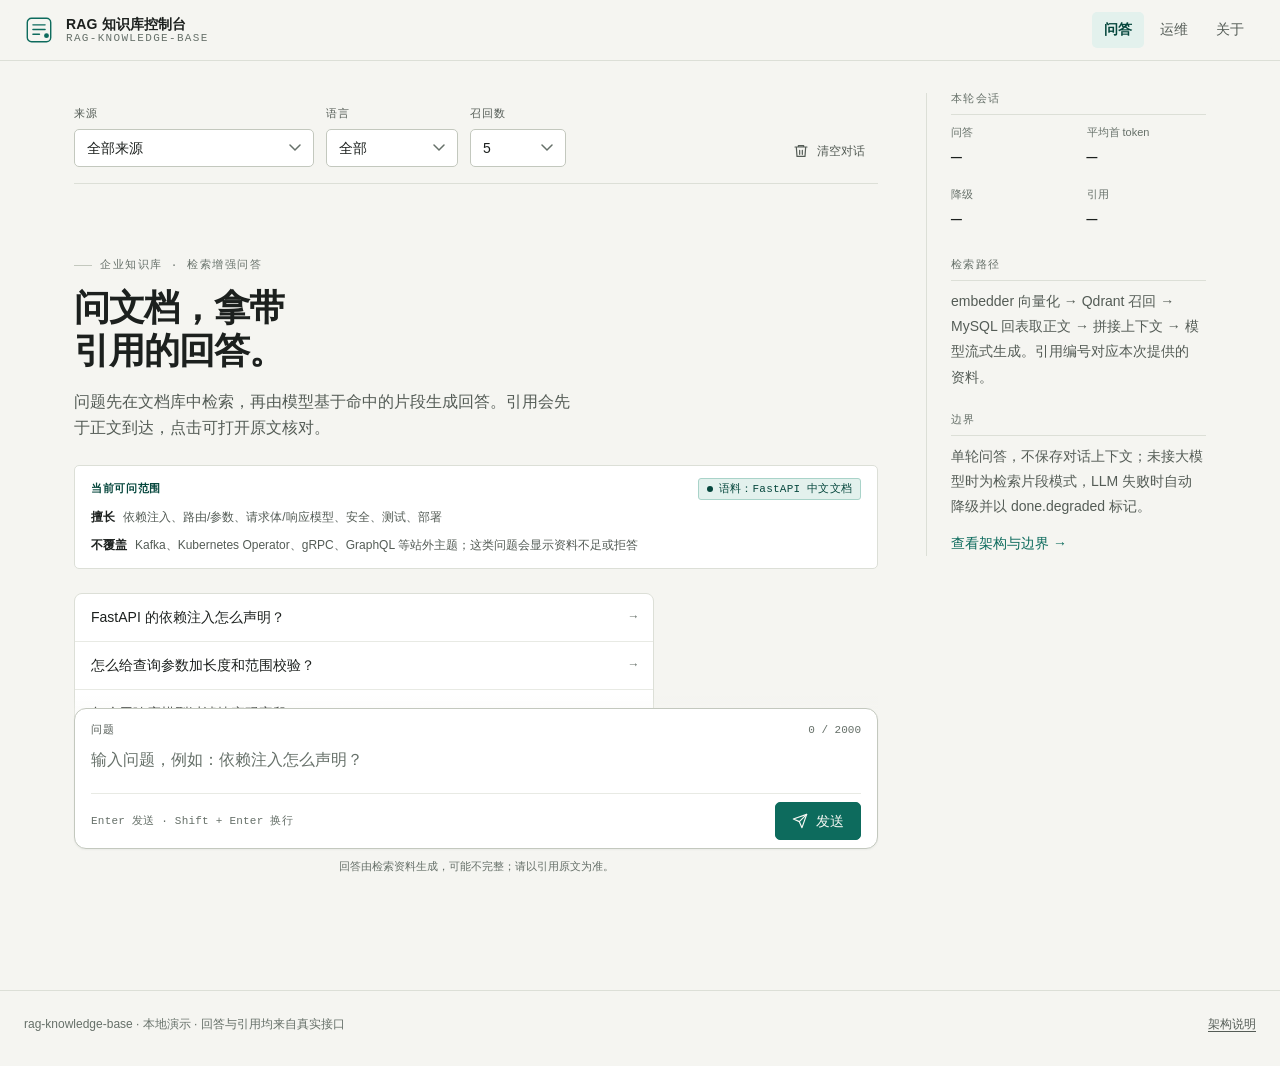
<file: web/index.html>
<!doctype html>
<html lang="zh-CN">
  <head>
    <meta charset="utf-8" />
    <meta name="viewport" content="width=device-width, initial-scale=1" />
    <meta name="theme-color" content="#f5f5f1" />
    <meta
      name="description"
      content="基于检索增强生成的本地知识库问答演示：流式回答、引用来源、来源与语言筛选。"
    />
    <title>知识库问答 · RAG 控制台</title>
    <link rel="icon" href="favicon.svg" type="image/svg+xml" />
    <link rel="stylesheet" href="css/tokens.css?v=20261111" />
    <link rel="stylesheet" href="css/base.css?v=20261111" />
    <link rel="stylesheet" href="css/components.css?v=20261111" />
    <link rel="stylesheet" href="css/chat.css?v=20261111" />
  </head>
  <body>
    <a class="skip-link" href="#main">跳到主要内容</a>

    <header class="site-header">
      <div class="site-header__inner">
        <a class="brand" href="index.html">
          <svg class="brand__mark" viewBox="0 0 32 32" fill="none" aria-hidden="true">
            <rect
              x="3.5"
              y="3.5"
              width="25"
              height="25"
              rx="4.5"
              stroke="currentColor"
              stroke-width="1.5"
            />
            <path
              d="M9.5 10.5h13M9.5 15.5h13M9.5 20.5h7"
              stroke="currentColor"
              stroke-width="1.5"
              stroke-linecap="round"
            />
            <circle cx="24" cy="22" r="2.6" fill="currentColor" />
          </svg>
          <span class="brand__text">
            <span class="brand__name">RAG 知识库控制台</span>
            <span class="brand__sub">rag-knowledge-base</span>
          </span>
        </a>
        <nav class="site-nav" aria-label="主导航">
          <a href="index.html" aria-current="page">问答</a>
          <a class="nav-owner" href="admin.html">运维</a>
          <a href="about.html">关于</a>
        </nav>
      </div>
    </header>

    <main id="main" class="chat-layout">
      <div class="chat-main">
        <div id="error-slot" class="error-slot"></div>

        <div class="filter-bar" role="group" aria-label="检索筛选">
          <div class="field field--source" data-demo-hide>
            <label class="label" for="filter-source">来源</label>
            <select class="select" id="filter-source" name="source">
              <option value="all">全部来源</option>
              <option value="web">web（FastAPI 文档）</option>
              <option value="feishu">feishu（模拟）</option>
              <option value="confluence">confluence（模拟）</option>
              <option value="yuque">yuque（模拟）</option>
            </select>
          </div>
          <div class="field" data-demo-hide>
            <label class="label" for="filter-language">语言</label>
            <select class="select" id="filter-language" name="language">
              <option value="all">全部</option>
              <option value="zh">中文 zh</option>
              <option value="en">英文 en</option>
            </select>
          </div>
          <div class="field field--topk" data-demo-hide>
            <label class="label" for="filter-topk">召回数</label>
            <select class="select" id="filter-topk" name="top_k">
              <option value="3">3</option>
              <option value="5" selected>5</option>
              <option value="10">10</option>
            </select>
          </div>
          <p class="demo-scope" id="demo-scope" hidden>
            <b>演示范围</b> 来源 web（FastAPI 中文文档） · 召回数 5
          </p>
          <div class="filter-bar__actions">
            <button class="btn btn--ghost btn--sm" id="clear-button" type="button" aria-label="清空对话">
              <svg viewBox="0 0 24 24" fill="none" stroke="currentColor" stroke-width="1.8" stroke-linecap="round" stroke-linejoin="round" aria-hidden="true">
                <path d="M3 6h18M8 6V4h8v2M19 6l-1 14H6L5 6M10 11v6M14 11v6" />
              </svg>
              清空对话
            </button>
          </div>
        </div>

        <section id="conversation" class="conversation" aria-label="对话记录">
          <div id="empty-state" class="empty-state">
            <p class="eyebrow">企业知识库 · 检索增强问答</p>
            <h1 class="empty-state__title">问文档，拿带引用的回答。</h1>
            <p class="empty-state__lede">
              问题先在文档库中检索，再由模型基于命中的片段生成回答。引用会先于正文到达，点击可打开原文核对。
            </p>

            <aside class="scope-card" aria-labelledby="scope-title">
              <div class="scope-card__head">
                <h2 class="scope-card__title" id="scope-title">当前可问范围</h2>
                <span class="badge badge--accent">
                  <span class="badge__dot" aria-hidden="true"></span>
                  语料：FastAPI 中文文档
                </span>
              </div>
              <p class="scope-card__line">
                <b>擅长</b>依赖注入、路由/参数、请求体/响应模型、安全、测试、部署
              </p>
              <p class="scope-card__line">
                <b>不覆盖</b>Kafka、Kubernetes Operator、gRPC、GraphQL 等站外主题；这类问题会显示资料不足或拒答
              </p>
            </aside>

            <div class="example-list" role="group" aria-label="示例问题">
              <button class="example-q" type="button" data-question="FastAPI 的依赖注入怎么声明？">
                FastAPI 的依赖注入怎么声明？
                <span class="example-q__arrow" aria-hidden="true">→</span>
              </button>
              <button class="example-q" type="button" data-question="怎么给查询参数加长度和范围校验？">
                怎么给查询参数加长度和范围校验？
                <span class="example-q__arrow" aria-hidden="true">→</span>
              </button>
              <button class="example-q" type="button" data-question="怎么用响应模型过滤掉密码字段？">
                怎么用响应模型过滤掉密码字段？
                <span class="example-q__arrow" aria-hidden="true">→</span>
              </button>
            </div>
          </div>
        </section>

        <div class="composer-dock">
          <form id="ask-form" class="composer" novalidate>
            <div class="composer__label-row">
              <label class="label" for="question">问题</label>
              <span class="composer__count" id="question-count">0 / 2000</span>
            </div>
            <textarea
              class="textarea"
              id="question"
              name="question"
              rows="1"
              maxlength="2000"
              placeholder="输入问题，例如：依赖注入怎么声明？"
              required
            ></textarea>
            <div class="composer__actions">
              <span class="composer__hint">Enter 发送 · Shift + Enter 换行</span>
              <button class="btn btn--danger btn--sm" id="stop-button" type="button" hidden>
                <svg viewBox="0 0 24 24" fill="currentColor" aria-hidden="true">
                  <rect x="7" y="7" width="10" height="10" rx="1.5" />
                </svg>
                停止
              </button>
              <button class="btn btn--primary" id="send-button" type="submit">
                <svg viewBox="0 0 24 24" fill="none" stroke="currentColor" stroke-width="1.8" stroke-linecap="round" stroke-linejoin="round" aria-hidden="true">
                  <path d="M22 2 11 13" />
                  <path d="M22 2 15 22l-4-9-9-4Z" />
                </svg>
                发送
              </button>
            </div>
          </form>
          <p class="composer__note">回答由检索资料生成，可能不完整；请以引用原文为准。</p>
        </div>
      </div>

      <aside class="chat-rail" aria-label="会话信息与说明">
        <section class="rail__block" aria-labelledby="rail-session-title">
          <h2 class="rail__title" id="rail-session-title">本轮会话</h2>
          <dl class="rail__stats">
            <div class="rail__stat">
              <dt>问答</dt>
              <dd id="rail-answers">—</dd>
            </div>
            <div class="rail__stat">
              <dt>平均首 token</dt>
              <dd id="rail-first-token">—</dd>
            </div>
            <div class="rail__stat">
              <dt>降级</dt>
              <dd id="rail-degraded">—</dd>
            </div>
            <div class="rail__stat">
              <dt>引用</dt>
              <dd id="rail-citations">—</dd>
            </div>
          </dl>
        </section>

        <section class="rail__block" aria-labelledby="rail-path-title">
          <h2 class="rail__title" id="rail-path-title">检索路径</h2>
          <p class="rail__text">
            embedder 向量化 → Qdrant 召回 → MySQL 回表取正文 → 拼接上下文 → 模型流式生成。引用编号对应本次提供的资料。
          </p>
        </section>

        <section class="rail__block" aria-labelledby="rail-limit-title">
          <h2 class="rail__title" id="rail-limit-title">边界</h2>
          <p class="rail__text">
            单轮问答，不保存对话上下文；未接大模型时为检索片段模式，LLM 失败时自动降级并以 done.degraded 标记。
          </p>
          <a class="link-arrow" href="about.html">
            查看架构与边界
            <span aria-hidden="true">→</span>
          </a>
        </section>
      </aside>
    </main>

    <footer class="site-footer">
      <div class="site-footer__inner">
        <span>rag-knowledge-base · 本地演示 · 回答与引用均来自真实接口</span>
        <span><a href="about.html">架构说明</a></span>
      </div>
    </footer>

    <script src="js/vendor/marked.min.js?v=20261111"></script>
    <script src="js/vendor/purify.min.js?v=20261111"></script>
    <script type="module" src="js/chat.js?v=20261111"></script>
  </body>
</html>
</file>
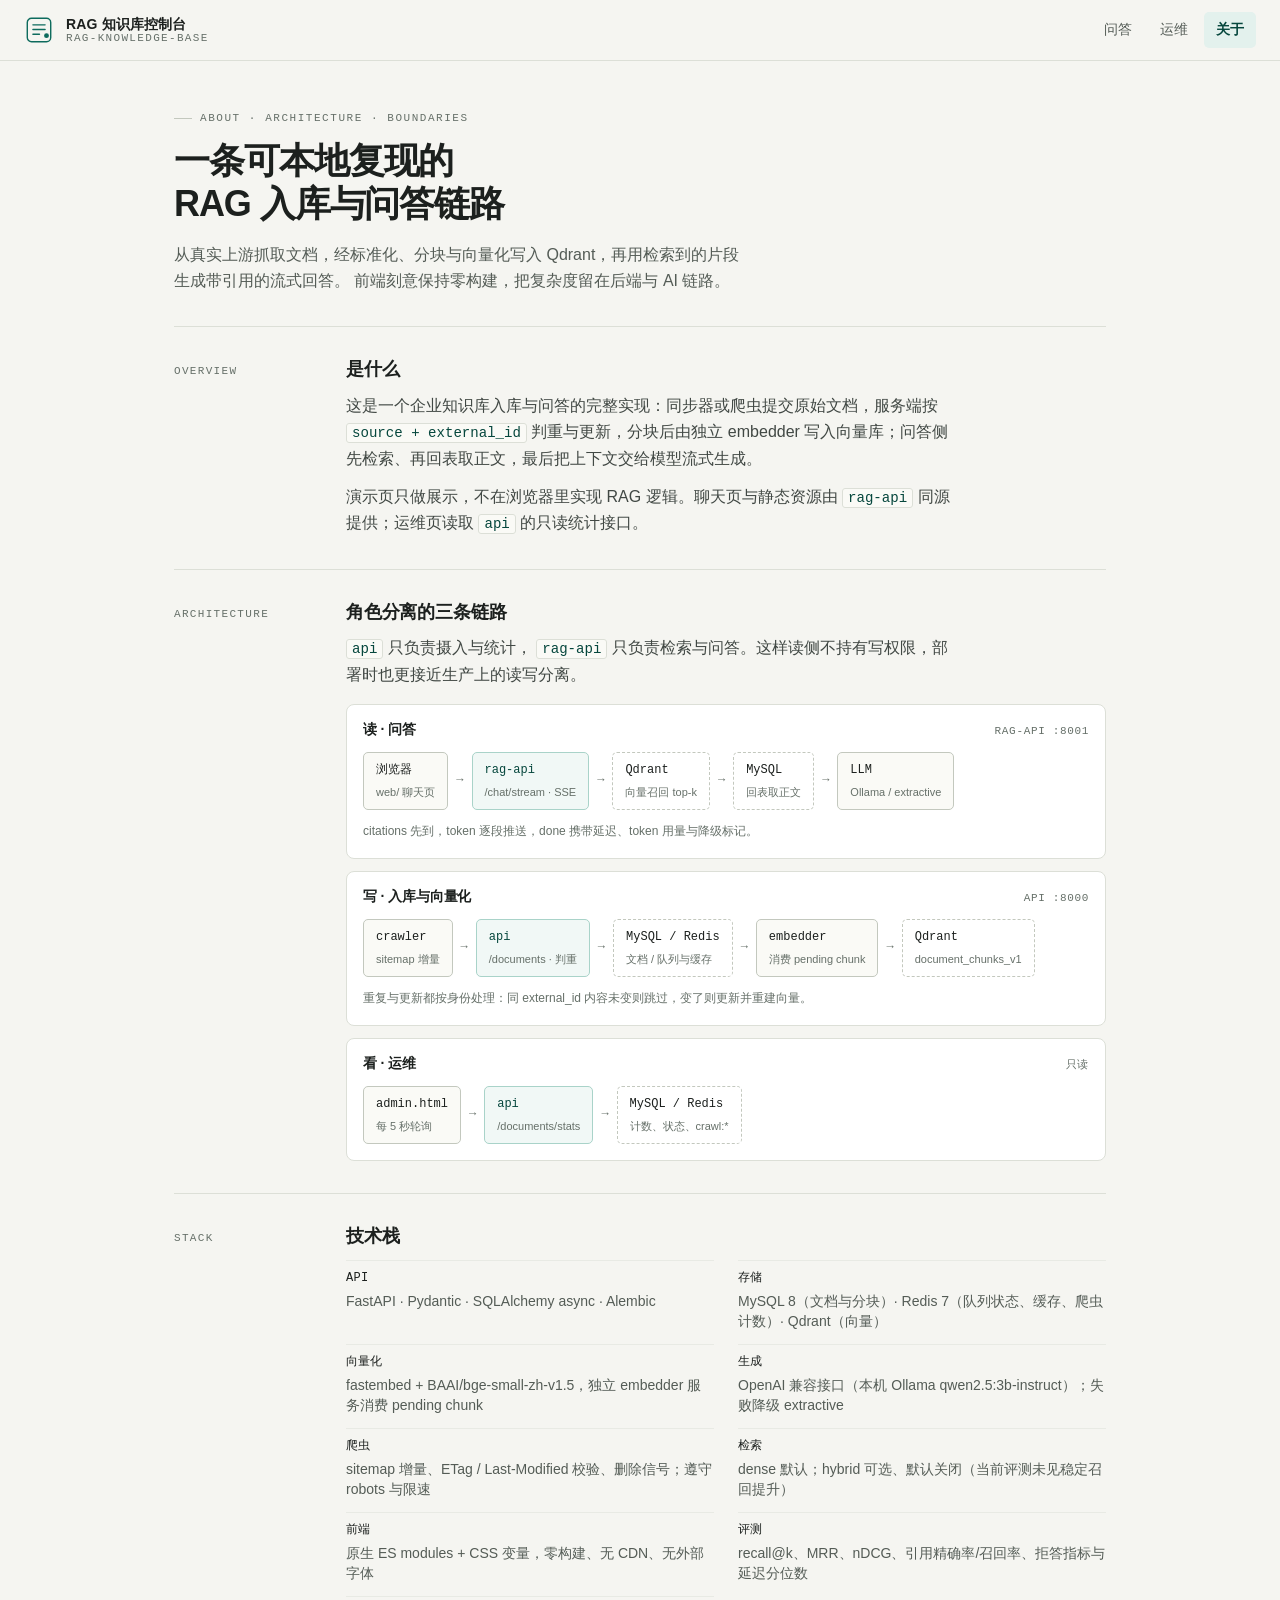
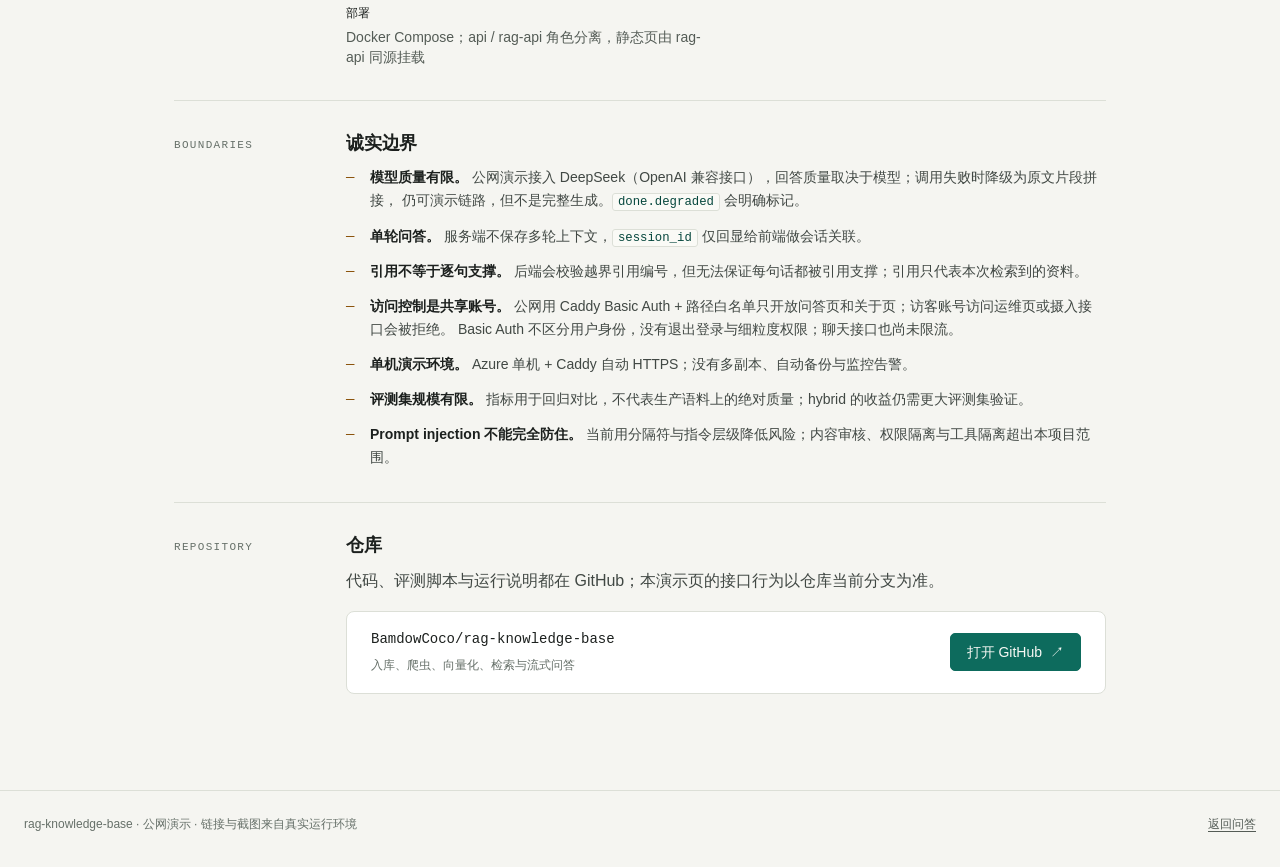
<file: web/about.html>
<!doctype html>
<html lang="zh-CN">
  <head>
    <meta charset="utf-8" />
    <meta name="viewport" content="width=device-width, initial-scale=1" />
    <meta name="theme-color" content="#f5f5f1" />
    <meta
      name="description"
      content="rag-knowledge-base 的架构、技术栈与诚实边界：入库、爬虫、向量化、检索、流式问答与评测。"
    />
    <title>架构与边界 · RAG 控制台</title>
    <link rel="icon" href="favicon.svg" type="image/svg+xml" />
    <link rel="stylesheet" href="css/tokens.css?v=20261111" />
    <link rel="stylesheet" href="css/base.css?v=20261111" />
    <link rel="stylesheet" href="css/components.css?v=20261111" />
    <link rel="stylesheet" href="css/about.css?v=20261111" />
  </head>
  <body>
    <a class="skip-link" href="#main">跳到主要内容</a>

    <header class="site-header">
      <div class="site-header__inner">
        <a class="brand" href="index.html">
          <svg class="brand__mark" viewBox="0 0 32 32" fill="none" aria-hidden="true">
            <rect
              x="3.5"
              y="3.5"
              width="25"
              height="25"
              rx="4.5"
              stroke="currentColor"
              stroke-width="1.5"
            />
            <path
              d="M9.5 10.5h13M9.5 15.5h13M9.5 20.5h7"
              stroke="currentColor"
              stroke-width="1.5"
              stroke-linecap="round"
            />
            <circle cx="24" cy="22" r="2.6" fill="currentColor" />
          </svg>
          <span class="brand__text">
            <span class="brand__name">RAG 知识库控制台</span>
            <span class="brand__sub">rag-knowledge-base</span>
          </span>
        </a>
        <nav class="site-nav" aria-label="主导航">
          <a href="index.html">问答</a>
          <a class="nav-owner" href="admin.html">运维</a>
          <a href="about.html" aria-current="page">关于</a>
        </nav>
      </div>
    </header>

    <main id="main" class="about-layout">
      <header class="about-hero">
        <p class="eyebrow">About · architecture · boundaries</p>
        <h1 class="about-title">一条可本地复现的 RAG 入库与问答链路</h1>
        <p class="about-lede">
          从真实上游抓取文档，经标准化、分块与向量化写入 Qdrant，再用检索到的片段生成带引用的流式回答。
          前端刻意保持零构建，把复杂度留在后端与 AI 链路。
        </p>
      </header>

      <section class="about-section" aria-labelledby="overview-title">
        <p class="about-section__label">Overview</p>
        <div class="about-section__body">
          <h2 class="about-section__title" id="overview-title">是什么</h2>
          <p>
            这是一个企业知识库入库与问答的完整实现：同步器或爬虫提交原始文档，服务端按
            <span class="code-inline">source + external_id</span>
            判重与更新，分块后由独立 embedder 写入向量库；问答侧先检索、再回表取正文，最后把上下文交给模型流式生成。
          </p>
          <p>
            演示页只做展示，不在浏览器里实现 RAG 逻辑。聊天页与静态资源由
            <span class="code-inline">rag-api</span>
            同源提供；运维页读取
            <span class="code-inline">api</span>
            的只读统计接口。
          </p>
        </div>
      </section>

      <section class="about-section" aria-labelledby="arch-title">
        <p class="about-section__label">Architecture</p>
        <div class="about-section__body">
          <h2 class="about-section__title" id="arch-title">角色分离的三条链路</h2>
          <p>
            <span class="code-inline">api</span> 只负责摄入与统计，
            <span class="code-inline">rag-api</span>
            只负责检索与问答。这样读侧不持有写权限，部署时也更接近生产上的读写分离。
          </p>

          <div class="arch">
            <div class="arch-lane">
              <div class="arch-lane__head">
                <h3 class="arch-lane__title">读 · 问答</h3>
                <span class="arch-lane__hint">rag-api :8001</span>
              </div>
              <div class="flow">
                <div class="flow__node">
                  <span class="flow__node-title">浏览器</span>
                  <span class="flow__node-role">web/ 聊天页</span>
                </div>
                <span class="flow__arrow" aria-hidden="true">→</span>
                <div class="flow__node flow__node--accent">
                  <span class="flow__node-title">rag-api</span>
                  <span class="flow__node-role">/chat/stream · SSE</span>
                </div>
                <span class="flow__arrow" aria-hidden="true">→</span>
                <div class="flow__node flow__node--store">
                  <span class="flow__node-title">Qdrant</span>
                  <span class="flow__node-role">向量召回 top-k</span>
                </div>
                <span class="flow__arrow" aria-hidden="true">→</span>
                <div class="flow__node flow__node--store">
                  <span class="flow__node-title">MySQL</span>
                  <span class="flow__node-role">回表取正文</span>
                </div>
                <span class="flow__arrow" aria-hidden="true">→</span>
                <div class="flow__node">
                  <span class="flow__node-title">LLM</span>
                  <span class="flow__node-role">Ollama / extractive</span>
                </div>
              </div>
              <p class="arch-note">
                citations 先到，token 逐段推送，done 携带延迟、token 用量与降级标记。
              </p>
            </div>

            <div class="arch-lane">
              <div class="arch-lane__head">
                <h3 class="arch-lane__title">写 · 入库与向量化</h3>
                <span class="arch-lane__hint">api :8000</span>
              </div>
              <div class="flow">
                <div class="flow__node">
                  <span class="flow__node-title">crawler</span>
                  <span class="flow__node-role">sitemap 增量</span>
                </div>
                <span class="flow__arrow" aria-hidden="true">→</span>
                <div class="flow__node flow__node--accent">
                  <span class="flow__node-title">api</span>
                  <span class="flow__node-role">/documents · 判重</span>
                </div>
                <span class="flow__arrow" aria-hidden="true">→</span>
                <div class="flow__node flow__node--store">
                  <span class="flow__node-title">MySQL / Redis</span>
                  <span class="flow__node-role">文档 / 队列与缓存</span>
                </div>
                <span class="flow__arrow" aria-hidden="true">→</span>
                <div class="flow__node">
                  <span class="flow__node-title">embedder</span>
                  <span class="flow__node-role">消费 pending chunk</span>
                </div>
                <span class="flow__arrow" aria-hidden="true">→</span>
                <div class="flow__node flow__node--store">
                  <span class="flow__node-title">Qdrant</span>
                  <span class="flow__node-role">document_chunks_v1</span>
                </div>
              </div>
              <p class="arch-note">
                重复与更新都按身份处理：同 external_id 内容未变则跳过，变了则更新并重建向量。
              </p>
            </div>

            <div class="arch-lane">
              <div class="arch-lane__head">
                <h3 class="arch-lane__title">看 · 运维</h3>
                <span class="arch-lane__hint">只读</span>
              </div>
              <div class="flow">
                <div class="flow__node">
                  <span class="flow__node-title">admin.html</span>
                  <span class="flow__node-role">每 5 秒轮询</span>
                </div>
                <span class="flow__arrow" aria-hidden="true">→</span>
                <div class="flow__node flow__node--accent">
                  <span class="flow__node-title">api</span>
                  <span class="flow__node-role">/documents/stats</span>
                </div>
                <span class="flow__arrow" aria-hidden="true">→</span>
                <div class="flow__node flow__node--store">
                  <span class="flow__node-title">MySQL / Redis</span>
                  <span class="flow__node-role">计数、状态、crawl:*</span>
                </div>
              </div>
            </div>
          </div>
        </div>
      </section>

      <section class="about-section" aria-labelledby="stack-title">
        <p class="about-section__label">Stack</p>
        <div class="about-section__body">
          <h2 class="about-section__title" id="stack-title">技术栈</h2>
          <dl class="stack-grid">
            <div class="stack-item">
              <dt>API</dt>
              <dd>FastAPI · Pydantic · SQLAlchemy async · Alembic</dd>
            </div>
            <div class="stack-item">
              <dt>存储</dt>
              <dd>MySQL 8（文档与分块）· Redis 7（队列状态、缓存、爬虫计数）· Qdrant（向量）</dd>
            </div>
            <div class="stack-item">
              <dt>向量化</dt>
              <dd>fastembed + BAAI/bge-small-zh-v1.5，独立 embedder 服务消费 pending chunk</dd>
            </div>
            <div class="stack-item">
              <dt>生成</dt>
              <dd>OpenAI 兼容接口（本机 Ollama qwen2.5:3b-instruct）；失败降级 extractive</dd>
            </div>
            <div class="stack-item">
              <dt>爬虫</dt>
              <dd>sitemap 增量、ETag / Last-Modified 校验、删除信号；遵守 robots 与限速</dd>
            </div>
            <div class="stack-item">
              <dt>检索</dt>
              <dd>dense 默认；hybrid 可选、默认关闭（当前评测未见稳定召回提升）</dd>
            </div>
            <div class="stack-item">
              <dt>前端</dt>
              <dd>原生 ES modules + CSS 变量，零构建、无 CDN、无外部字体</dd>
            </div>
            <div class="stack-item">
              <dt>评测</dt>
              <dd>recall@k、MRR、nDCG、引用精确率/召回率、拒答指标与延迟分位数</dd>
            </div>
            <div class="stack-item">
              <dt>部署</dt>
              <dd>Docker Compose；api / rag-api 角色分离，静态页由 rag-api 同源挂载</dd>
            </div>
          </dl>
        </div>
      </section>

      <section class="about-section" aria-labelledby="boundary-title">
        <p class="about-section__label">Boundaries</p>
        <div class="about-section__body">
          <h2 class="about-section__title" id="boundary-title">诚实边界</h2>
          <ul class="boundary-list">
            <li>
              <strong>模型质量有限。</strong>
              公网演示接入 DeepSeek（OpenAI 兼容接口），回答质量取决于模型；调用失败时降级为原文片段拼接，
              仍可演示链路，但不是完整生成。<span class="code-inline">done.degraded</span> 会明确标记。
            </li>
            <li>
              <strong>单轮问答。</strong>
              服务端不保存多轮上下文，<span class="code-inline">session_id</span> 仅回显给前端做会话关联。
            </li>
            <li>
              <strong>引用不等于逐句支撑。</strong>
              后端会校验越界引用编号，但无法保证每句话都被引用支撑；引用只代表本次检索到的资料。
            </li>
            <li>
              <strong>访问控制是共享账号。</strong>
              公网用 Caddy Basic Auth + 路径白名单只开放问答页和关于页；访客账号访问运维页或摄入接口会被拒绝。
              Basic Auth 不区分用户身份，没有退出登录与细粒度权限；聊天接口也尚未限流。
            </li>
            <li>
              <strong>单机演示环境。</strong>
              Azure 单机 + Caddy 自动 HTTPS；没有多副本、自动备份与监控告警。
            </li>
            <li>
              <strong>评测集规模有限。</strong>
              指标用于回归对比，不代表生产语料上的绝对质量；hybrid 的收益仍需更大评测集验证。
            </li>
            <li>
              <strong>Prompt injection 不能完全防住。</strong>
              当前用分隔符与指令层级降低风险；内容审核、权限隔离与工具隔离超出本项目范围。
            </li>
          </ul>
        </div>
      </section>

      <section class="about-section" aria-labelledby="repo-title">
        <p class="about-section__label">Repository</p>
        <div class="about-section__body">
          <h2 class="about-section__title" id="repo-title">仓库</h2>
          <p>代码、评测脚本与运行说明都在 GitHub；本演示页的接口行为以仓库当前分支为准。</p>
          <div class="repo-card">
            <div class="repo-card__text">
              <span class="repo-card__name">BamdowCoco/rag-knowledge-base</span>
              <span class="repo-card__desc">入库、爬虫、向量化、检索与流式问答</span>
            </div>
            <a
              class="btn btn--primary"
              href="https://github.com/BamdowCoco/rag-knowledge-base"
              target="_blank"
              rel="noopener noreferrer"
            >
              打开 GitHub
              <span aria-hidden="true">↗</span>
            </a>
          </div>
        </div>
      </section>
    </main>

    <footer class="site-footer">
      <div class="site-footer__inner">
        <span>rag-knowledge-base · 公网演示 · 链接与截图来自真实运行环境</span>
        <span><a href="index.html">返回问答</a></span>
      </div>
    </footer>
    <script type="module" src="js/mode.js?v=20261111"></script>
  </body>
</html>
</file>
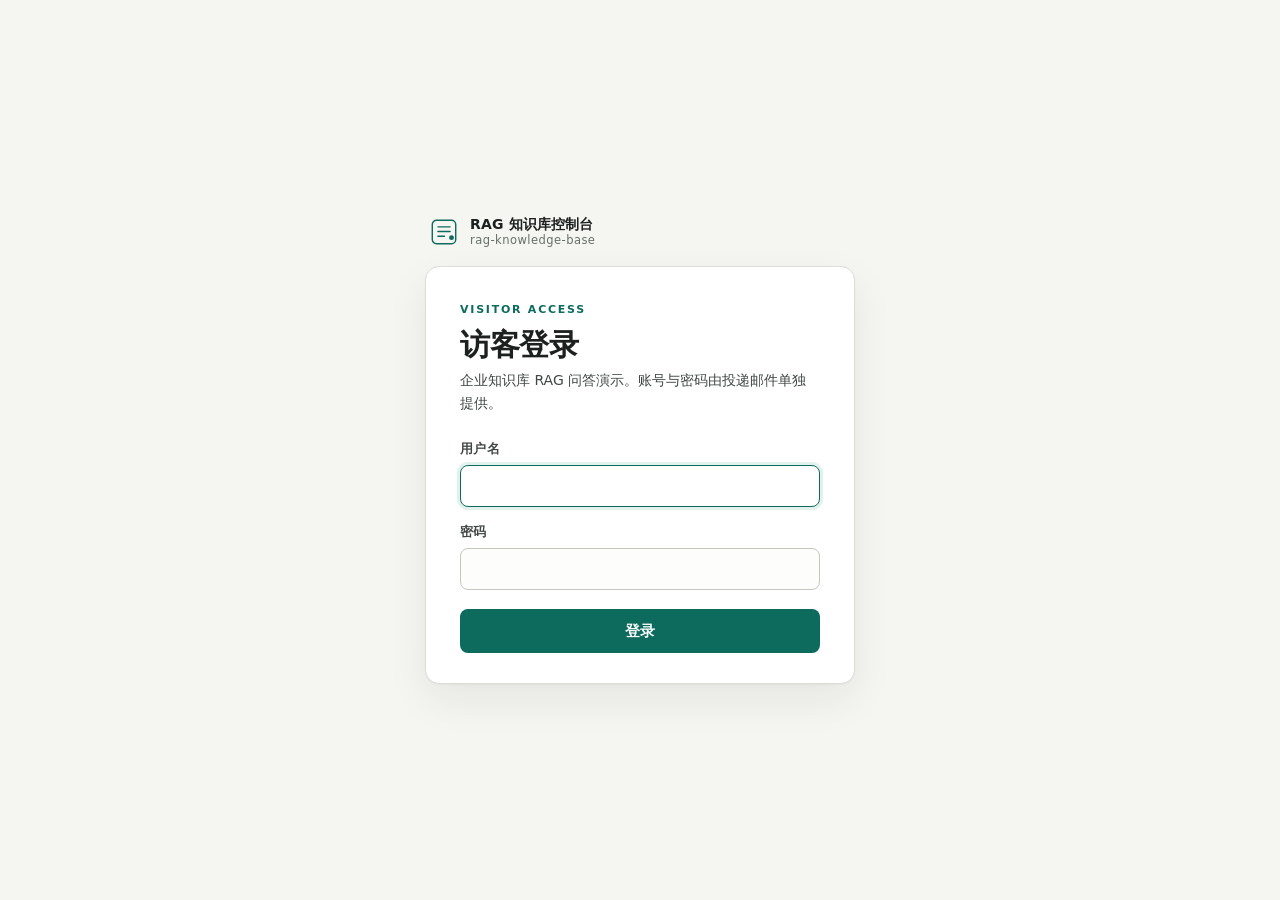
<file: web/demo-login.html>
<!doctype html>
<html lang="zh-CN">
  <head>
    <meta charset="utf-8" />
    <meta name="viewport" content="width=device-width, initial-scale=1" />
    <meta name="robots" content="noindex" />
    <meta name="theme-color" content="#f5f5f1" />
    <title>访客登录 · RAG 控制台</title>
    <link
      rel="icon"
      href="data:image/svg+xml,%3Csvg xmlns='http://www.w3.org/2000/svg' viewBox='0 0 32 32'%3E%3Crect x='3.5' y='3.5' width='25' height='25' rx='4.5' fill='none' stroke='%230d6b5d' stroke-width='1.5'/%3E%3Cpath d='M9.5 10.5h13M9.5 15.5h13M9.5 20.5h7' stroke='%230d6b5d' stroke-width='1.5' stroke-linecap='round'/%3E%3C/svg%3E"
    />
    <style>
      :root {
        color-scheme: light;
        --ink: #1c201e;
        --ink-soft: #414844;
        --ink-muted: #667069;
        --line: #dcdfd7;
        --line-strong: #c3c8be;
        --ground: #f5f5f1;
        --surface: #ffffff;
        --accent: #0d6b5d;
        --accent-hover: #0a584c;
        --accent-soft: #e3f1ed;
        --danger: #9b2f29;
        --danger-soft: #fbeae8;
        --danger-line: #e8b7b2;
      }
      * { box-sizing: border-box; }
      html, body { min-height: 100%; }
      body {
        margin: 0;
        min-height: 100vh;
        display: flex;
        align-items: center;
        justify-content: center;
        padding: 32px 20px;
        background: var(--ground);
        color: var(--ink);
        font-family: "Noto Sans SC", "PingFang SC", "Microsoft YaHei", system-ui, -apple-system, sans-serif;
        line-height: 1.6;
        -webkit-font-smoothing: antialiased;
      }
      .shell { width: 100%; max-width: 430px; }
      .brand {
        display: flex;
        align-items: center;
        gap: 11px;
        margin: 0 0 18px;
        padding: 0 4px;
      }
      .brand__mark { width: 30px; height: 30px; color: var(--accent); flex: none; }
      .brand__name {
        display: block;
        font-size: 14px;
        font-weight: 700;
        letter-spacing: 0.01em;
        line-height: 1.25;
      }
      .brand__sub {
        display: block;
        color: var(--ink-muted);
        font-size: 11.5px;
        letter-spacing: 0.04em;
        line-height: 1.3;
      }
      .card {
        padding: 34px 34px 30px;
        background: var(--surface);
        border: 1px solid var(--line);
        border-radius: 14px;
        box-shadow: 0 1px 2px rgba(28, 32, 30, 0.04), 0 16px 40px rgba(28, 32, 30, 0.07);
      }
      .eyebrow {
        margin: 0 0 8px;
        color: var(--accent);
        font-size: 11px;
        font-weight: 700;
        letter-spacing: 0.16em;
        text-transform: uppercase;
      }
      h1 {
        margin: 0 0 6px;
        font-size: 30px;
        line-height: 1.2;
        letter-spacing: -0.015em;
        text-wrap: pretty;
      }
      .lede {
        margin: 0 0 24px;
        color: var(--ink-soft);
        font-size: 14px;
        line-height: 1.65;
        text-wrap: pretty;
      }
      .field { margin: 0 0 15px; }
      .label {
        display: block;
        margin: 0 0 6px;
        color: var(--ink-soft);
        font-size: 12.5px;
        font-weight: 600;
        letter-spacing: 0.02em;
      }
      .input {
        width: 100%;
        height: 42px;
        padding: 0 12px;
        border: 1px solid var(--line-strong);
        border-radius: 8px;
        background: #fdfdfb;
        color: var(--ink);
        font: inherit;
        font-size: 14px;
        outline: none;
        transition: border-color 140ms ease, box-shadow 140ms ease, background-color 140ms ease;
      }
      .input:hover { border-color: #aeb5aa; }
      .input:focus {
        border-color: var(--accent);
        background: var(--surface);
        box-shadow: 0 0 0 3px var(--accent-soft);
      }
      .alert {
        display: flex;
        gap: 8px;
        margin: 0 0 15px;
        padding: 10px 12px;
        border: 1px solid var(--danger-line);
        border-radius: 8px;
        background: var(--danger-soft);
        color: var(--danger);
        font-size: 13px;
        line-height: 1.55;
        text-wrap: pretty;
      }
      .alert[hidden] { display: none; }
      .alert__dot {
        flex: none;
        width: 6px;
        height: 6px;
        margin-top: 7px;
        border-radius: 50%;
        background: currentColor;
      }
      .btn {
        display: inline-flex;
        align-items: center;
        justify-content: center;
        gap: 8px;
        width: 100%;
        height: 44px;
        margin-top: 4px;
        border: 1px solid transparent;
        border-radius: 8px;
        background: var(--accent);
        color: #f7fbf9;
        font: inherit;
        font-size: 14.5px;
        font-weight: 650;
        letter-spacing: 0.02em;
        cursor: pointer;
        transition: background-color 140ms ease, transform 140ms ease, opacity 140ms ease;
      }
      .btn:hover { background: var(--accent-hover); }
      .btn:active { transform: translateY(1px); }
      .btn:focus-visible {
        outline: 2px solid var(--accent);
        outline-offset: 2px;
      }
      .btn:disabled { cursor: not-allowed; opacity: 0.72; }
      .btn__spinner {
        display: none;
        width: 14px;
        height: 14px;
        border: 2px solid rgba(247, 251, 249, 0.35);
        border-top-color: #f7fbf9;
        border-radius: 50%;
        animation: spin 700ms linear infinite;
      }
      .btn[data-loading="true"] .btn__spinner { display: block; }
      @keyframes spin { to { transform: rotate(360deg); } }
      .noscript {
        margin: 0 0 15px;
        padding: 10px 12px;
        border: 1px solid var(--danger-line);
        border-radius: 8px;
        background: var(--danger-soft);
        color: var(--danger);
        font-size: 13px;
      }
      @media (max-width: 480px) {
        body { padding: 20px 14px; align-items: flex-start; }
        .card { padding: 28px 22px 22px; }
        h1 { font-size: 26px; }
      }
      @media (prefers-reduced-motion: reduce) {
        *, *::before, *::after {
          animation-duration: 0.01ms !important;
          transition-duration: 0.01ms !important;
        }
      }
    </style>
  </head>
  <body>
    <div class="shell">
      <div class="brand">
        <svg class="brand__mark" viewBox="0 0 32 32" fill="none" aria-hidden="true">
          <rect x="3.5" y="3.5" width="25" height="25" rx="4.5" stroke="currentColor" stroke-width="1.5" />
          <path d="M9.5 10.5h13M9.5 15.5h13M9.5 20.5h7" stroke="currentColor" stroke-width="1.5" stroke-linecap="round" />
          <circle cx="24" cy="22" r="2.6" fill="currentColor" />
        </svg>
        <span>
          <span class="brand__name">RAG 知识库控制台</span>
          <span class="brand__sub">rag-knowledge-base</span>
        </span>
      </div>

      <main class="card">
        <p class="eyebrow">Visitor access</p>
        <h1>访客登录</h1>
        <p class="lede">企业知识库 RAG 问答演示。账号与密码由投递邮件单独提供。</p>

        <noscript>
          <p class="noscript">登录需要启用 JavaScript。请开启后刷新页面。</p>
        </noscript>

        <div class="alert" id="login-error" role="alert" hidden>
          <span class="alert__dot" aria-hidden="true"></span>
          <span id="login-error-text"></span>
        </div>

        <form id="login-form" novalidate>
          <div class="field">
            <label class="label" for="username">用户名</label>
            <input
              class="input"
              id="username"
              name="username"
              type="text"
              autocomplete="username"
              autocapitalize="none"
              spellcheck="false"
              maxlength="64"
              required
              autofocus
            />
          </div>
          <div class="field">
            <label class="label" for="password">密码</label>
            <input
              class="input"
              id="password"
              name="password"
              type="password"
              autocomplete="current-password"
              maxlength="256"
              required
            />
          </div>
          <button class="btn" id="login-submit" type="submit">
            <span class="btn__spinner" aria-hidden="true"></span>
            <span id="login-submit-label">登录</span>
          </button>
        </form>
      </main>
    </div>

    <script>
      (() => {
        const form = document.getElementById("login-form");
        const username = document.getElementById("username");
        const password = document.getElementById("password");
        const errorBox = document.getElementById("login-error");
        const errorText = document.getElementById("login-error-text");
        const submit = document.getElementById("login-submit");
        const submitLabel = document.getElementById("login-submit-label");

        const params = new URLSearchParams(window.location.search);
        const requested = params.get("next");
        const nextPath =
          requested &&
          requested.startsWith("/demo/") &&
          !requested.startsWith("/demo/login")
            ? requested
            : "/demo/";

        function showError(message) {
          errorText.textContent = message;
          errorBox.hidden = false;
        }

        function clearError() {
          errorBox.hidden = true;
          errorText.textContent = "";
        }

        function setLoading(loading) {
          submit.disabled = loading;
          if (loading) {
            submit.dataset.loading = "true";
            submitLabel.textContent = "登录中…";
          } else {
            delete submit.dataset.loading;
            submitLabel.textContent = "登录";
          }
        }

        form.addEventListener("submit", async (event) => {
          event.preventDefault();
          clearError();

          const user = username.value.trim();
          const pass = password.value;
          if (!user || !pass) {
            showError("请输入用户名和密码。");
            (!user ? username : password).focus();
            return;
          }

          setLoading(true);
          try {
            const response = await fetch("/demo/api/v1/auth/login", {
              method: "POST",
              headers: {
                "Content-Type": "application/json",
                Accept: "application/json",
              },
              body: JSON.stringify({ username: user, password: pass }),
            });

            if (response.ok) {
              window.location.assign(nextPath);
              return;
            }

            let detail = "登录失败，请稍后再试。";
            try {
              const body = await response.json();
              if (typeof body?.detail === "string") {
                detail = body.detail;
              }
            } catch {
              // 非 JSON 响应：保留兜底文案
            }
            showError(detail);
            if (response.status === 401) {
              password.value = "";
              password.focus();
            }
          } catch {
            showError("网络请求失败，请检查网络后重试。");
          } finally {
            setLoading(false);
          }
        });
      })();
    </script>
  </body>
</html>
</file>
<file: web/css/tokens.css>
/* ==========================================================================
   tokens.css — 设计变量（颜色、字体、间距、圆角、阴影、动效）
   主题：Paper Ledger · 技术文档控制台
   - 单一强调色：深青绿（accent）；琥珀只作警告语义，不参与装饰
   - 暖纸底 + 深墨字；所有颜色必须从这里取，页面样式不写裸色值
   ========================================================================== */

:root {
  color-scheme: light;

  /* ---- 底色与表面 ------------------------------------------------------ */
  --color-ground: #f5f5f1;
  --color-surface: #ffffff;
  --color-sunken: #edede7;
  --color-inset: #fafaf6;
  --color-overlay: rgba(28, 32, 30, 0.38);

  /* ---- 文字 ------------------------------------------------------------ */
  --color-ink: #1c201e;
  --color-ink-soft: #414844;
  --color-ink-muted: #545c56;
  --color-ink-faint: #667069;
  --color-ink-inverse: #f7f8f4;

  /* ---- 分隔线 ---------------------------------------------------------- */
  --color-line: #dcdfd7;
  --color-line-soft: #e8eae4;
  --color-line-strong: #c3c8be;

  /* ---- 强调色（青绿） -------------------------------------------------- */
  --color-accent: #0d6b5d;
  --color-accent-hover: #0a584c;
  --color-accent-strong: #06473d;
  --color-accent-soft: #e3f1ed;
  --color-accent-line: #a9d3c9;
  --color-accent-tint: #f1f8f6;

  /* ---- 语义色 ---------------------------------------------------------- */
  --color-warn: #8a520b;
  --color-warn-soft: #fbf1dd;
  --color-warn-line: #e6c893;
  --color-danger: #9b2f29;
  --color-danger-soft: #fbeae8;
  --color-danger-line: #e8b7b2;
  --color-ok: #2c6b45;
  --color-ok-soft: #e6f2e9;
  --color-ok-line: #b7d8bf;
  --color-neutral-soft: #efefe9;
  --color-neutral-line: #d6d8d0;

  /* ---- 字体 ------------------------------------------------------------ */
  --font-sans: -apple-system, BlinkMacSystemFont, "Segoe UI", "Microsoft YaHei",
    "PingFang SC", "Noto Sans CJK SC", "Helvetica Neue", Arial, sans-serif;
  --font-mono: ui-monospace, "Cascadia Code", "Cascadia Mono", "SFMono-Regular",
    Consolas, "Liberation Mono", Menlo, monospace;

  /* 字号阶梯（16px 基准） */
  --text-2xs: 0.6875rem;  /* 11px — 微标签 */
  --text-xs: 0.75rem;     /* 12px — 元信息 */
  --text-sm: 0.875rem;    /* 14px — 辅助 */
  --text-base: 1rem;      /* 16px — 正文 */
  --text-lg: 1.125rem;    /* 18px — 小标题 */
  --text-xl: 1.375rem;    /* 22px — 区块标题 */
  --text-2xl: 1.75rem;    /* 28px — 页面标题 */
  --text-3xl: 2.25rem;    /* 36px — 空态主标题 */

  /* 行高 */
  --leading-tight: 1.2;
  --leading-snug: 1.4;
  --leading-normal: 1.65;
  --leading-relaxed: 1.8;

  /* ---- 间距（4px 基准） ------------------------------------------------ */
  --space-1: 0.25rem;   /* 4 */
  --space-2: 0.5rem;    /* 8 */
  --space-3: 0.75rem;   /* 12 */
  --space-4: 1rem;      /* 16 */
  --space-5: 1.5rem;    /* 24 */
  --space-6: 2rem;      /* 32 */
  --space-7: 3rem;      /* 48 */
  --space-8: 4rem;      /* 64 */

  /* ---- 圆角 ------------------------------------------------------------ */
  --radius-xs: 3px;
  --radius-sm: 5px;
  --radius-md: 8px;
  --radius-lg: 12px;
  --radius-round: 999px;

  /* ---- 阴影（克制：卡片只留 1px 级别的“纸感”） ------------------------- */
  --shadow-card: 0 1px 2px rgba(28, 32, 30, 0.05);
  --shadow-raise: 0 4px 16px rgba(28, 32, 30, 0.08);

  /* ---- 布局 ------------------------------------------------------------ */
  --content-max: 1280px;
  --chat-max: 860px;
  --header-height: 60px;
  --page-pad: 1.5rem;
  --rail-width: 280px;

  /* ---- 焦点与动效 ------------------------------------------------------ */
  --focus-ring: 0 0 0 3px rgba(13, 107, 93, 0.22);
  --motion-fast: 120ms;
  --motion-base: 180ms;
  --ease-out: cubic-bezier(0.2, 0.7, 0.3, 1);
}

@media (max-width: 640px) {
  :root {
    --page-pad: 1rem;
    --header-height: 56px;
  }
}
</file>
<file: web/css/base.css>
/* ==========================================================================
   base.css — reset、排版、页面骨架、通用布局原语
   ========================================================================== */

*,
*::before,
*::after {
  box-sizing: border-box;
}

html {
  -webkit-text-size-adjust: 100%;
  scroll-padding-top: calc(var(--header-height) + var(--space-4));
}

body {
  margin: 0;
  min-height: 100vh;
  background: var(--color-ground);
  color: var(--color-ink);
  font-family: var(--font-sans);
  font-size: var(--text-base);
  line-height: var(--leading-normal);
  -webkit-font-smoothing: antialiased;
  text-rendering: optimizeLegibility;
}

h1,
h2,
h3,
h4,
p,
figure,
blockquote,
dl,
dd {
  margin: 0;
}

h1,
h2,
h3,
h4 {
  font-weight: 600;
  line-height: var(--leading-tight);
  letter-spacing: -0.01em;
  text-wrap: balance;
}

p {
  text-wrap: pretty;
}

ul,
ol {
  margin: 0;
  padding: 0;
  list-style: none;
}

a {
  color: var(--color-accent);
  text-decoration-thickness: 1px;
  text-underline-offset: 3px;
}

a:hover {
  color: var(--color-accent-hover);
}

button,
input,
select,
textarea {
  font: inherit;
  color: inherit;
}

button {
  cursor: pointer;
}

img,
svg {
  display: block;
  max-width: 100%;
}

code,
kbd,
samp,
pre {
  font-family: var(--font-mono);
  font-size: 0.92em;
}

::selection {
  background: var(--color-accent-soft);
  color: var(--color-accent-strong);
}

:focus-visible {
  outline: 2px solid var(--color-accent);
  outline-offset: 2px;
  border-radius: var(--radius-xs);
}

[hidden] {
  display: none !important;
}

/* ---- 可访问性工具 ------------------------------------------------------ */

.visually-hidden {
  position: absolute !important;
  width: 1px;
  height: 1px;
  padding: 0;
  margin: -1px;
  overflow: hidden;
  clip: rect(0 0 0 0);
  white-space: nowrap;
  border: 0;
}

.skip-link {
  position: fixed;
  top: var(--space-2);
  left: var(--space-2);
  z-index: 200;
  padding: var(--space-2) var(--space-4);
  background: var(--color-surface);
  color: var(--color-accent-strong);
  border: 1px solid var(--color-accent-line);
  border-radius: var(--radius-sm);
  box-shadow: var(--shadow-raise);
  transform: translateY(-200%);
  transition: transform var(--motion-fast) var(--ease-out);
}

.skip-link:focus-visible {
  transform: translateY(0);
}

/* ---- 站点头部 ---------------------------------------------------------- */

.site-header {
  position: sticky;
  top: 0;
  z-index: 50;
  background: rgba(245, 245, 241, 0.92);
  border-bottom: 1px solid var(--color-line);
  backdrop-filter: blur(10px);
}

@supports not (backdrop-filter: blur(1px)) {
  .site-header {
    background: var(--color-ground);
  }
}

.site-header__inner {
  display: flex;
  align-items: center;
  justify-content: space-between;
  gap: var(--space-4);
  width: 100%;
  max-width: var(--content-max);
  height: var(--header-height);
  margin: 0 auto;
  padding: 0 var(--page-pad);
}

.brand {
  display: flex;
  align-items: center;
  gap: var(--space-3);
  min-width: 0;
  color: var(--color-ink);
  text-decoration: none;
}

.brand:hover {
  color: var(--color-ink);
}

.brand__mark {
  flex: none;
  width: 30px;
  height: 30px;
  color: var(--color-accent);
}

.brand__text {
  display: flex;
  flex-direction: column;
  min-width: 0;
  line-height: 1.15;
}

.brand__name {
  overflow: hidden;
  font-size: var(--text-sm);
  font-weight: 600;
  letter-spacing: 0.01em;
  text-overflow: ellipsis;
  white-space: nowrap;
}

.brand__sub {
  font-family: var(--font-mono);
  font-size: var(--text-2xs);
  letter-spacing: 0.12em;
  color: var(--color-ink-faint);
  text-transform: uppercase;
}

.site-nav {
  display: flex;
  align-items: center;
  gap: var(--space-1);
  flex: none;
}

.site-nav a {
  display: inline-flex;
  align-items: center;
  min-height: 36px;
  padding: 0 var(--space-3);
  border-radius: var(--radius-sm);
  color: var(--color-ink-muted);
  font-size: var(--text-sm);
  text-decoration: none;
  transition: background-color var(--motion-fast) var(--ease-out),
    color var(--motion-fast) var(--ease-out);
}

.site-nav a:hover {
  background: var(--color-sunken);
  color: var(--color-ink);
}

.site-nav a[aria-current="page"] {
  background: var(--color-accent-soft);
  color: var(--color-accent-strong);
  font-weight: 600;
}

/* 访客演示区：运维入口只对站主账号开放 */
.is-demo .nav-owner {
  display: none;
}

/* ---- 页面骨架 ---------------------------------------------------------- */

.page {
  width: 100%;
  max-width: var(--content-max);
  margin: 0 auto;
  padding: var(--space-6) var(--page-pad) var(--space-8);
}

.page--narrow {
  max-width: 980px;
}

.page-header {
  display: flex;
  align-items: flex-end;
  justify-content: space-between;
  gap: var(--space-4);
  margin-bottom: var(--space-5);
}

.page-header__text {
  max-width: 68ch;
}

.eyebrow {
  display: flex;
  align-items: center;
  gap: var(--space-2);
  margin-bottom: var(--space-2);
  font-family: var(--font-mono);
  font-size: var(--text-2xs);
  font-weight: 500;
  letter-spacing: 0.14em;
  color: var(--color-ink-faint);
  text-transform: uppercase;
}

.eyebrow::before {
  content: "";
  width: 18px;
  height: 1px;
  background: var(--color-line-strong);
}

.page-title {
  font-size: var(--text-2xl);
  letter-spacing: -0.02em;
}

.page-lede {
  margin-top: var(--space-2);
  color: var(--color-ink-muted);
  font-size: var(--text-base);
}

.section-title {
  font-size: var(--text-lg);
  letter-spacing: -0.01em;
}

/* ---- 通用布局原语 ------------------------------------------------------ */

.cluster {
  display: flex;
  flex-wrap: wrap;
  align-items: center;
  gap: var(--space-2);
}

.stack > * + * {
  margin-top: var(--space-3);
}

.mono {
  font-family: var(--font-mono);
  font-size: 0.92em;
  letter-spacing: -0.01em;
}

.numeric {
  font-variant-numeric: tabular-nums;
}

.u-muted {
  color: var(--color-ink-muted);
}

.u-faint {
  color: var(--color-ink-faint);
}

.u-small {
  font-size: var(--text-sm);
}

.u-nowrap {
  white-space: nowrap;
}

/* ---- 页脚 -------------------------------------------------------------- */

.site-footer {
  width: 100%;
  max-width: var(--content-max);
  margin: 0 auto;
  padding: var(--space-5) var(--page-pad) var(--space-6);
  border-top: 1px solid var(--color-line);
  color: var(--color-ink-faint);
  font-size: var(--text-xs);
}

.site-footer__inner {
  display: flex;
  flex-wrap: wrap;
  align-items: center;
  justify-content: space-between;
  gap: var(--space-2) var(--space-4);
}

.site-footer a {
  color: var(--color-ink-muted);
}

/* ---- 动效偏好 ---------------------------------------------------------- */

@media (prefers-reduced-motion: reduce) {
  html {
    scroll-behavior: auto;
  }

  *,
  *::before,
  *::after {
    animation-duration: 0.01ms !important;
    animation-iteration-count: 1 !important;
    transition-duration: 0.01ms !important;
    scroll-behavior: auto !important;
  }
}

@media (max-width: 560px) {
  .brand__sub {
    display: none;
  }

  .page-header {
    align-items: flex-start;
    flex-direction: column;
  }

  .site-nav a {
    padding: 0 var(--space-2);
  }
}
</file>
<file: web/css/components.css>
/* ==========================================================================
   components.css — 跨页面组件：按钮、表单、徽标、卡片、表格、引用、提示
   ========================================================================== */

/* ---- 面板 / 卡片 ------------------------------------------------------- */

.panel {
  background: var(--color-surface);
  border: 1px solid var(--color-line);
  border-radius: var(--radius-md);
  box-shadow: var(--shadow-card);
}

.panel__head {
  display: flex;
  flex-wrap: wrap;
  align-items: baseline;
  justify-content: space-between;
  gap: var(--space-2) var(--space-4);
  padding: var(--space-4) var(--space-5);
  border-bottom: 1px solid var(--color-line-soft);
}

.panel__title {
  display: flex;
  align-items: center;
  gap: var(--space-2);
  font-size: var(--text-base);
  font-weight: 600;
}

.panel__hint {
  font-family: var(--font-mono);
  font-size: var(--text-2xs);
  letter-spacing: 0.06em;
  color: var(--color-ink-faint);
}

.panel__body {
  padding: var(--space-4) var(--space-5);
}

.panel__body--flush {
  padding: 0;
}

.panel__foot {
  padding: var(--space-3) var(--space-5);
  border-top: 1px solid var(--color-line-soft);
  color: var(--color-ink-faint);
  font-size: var(--text-xs);
}

/* ---- 按钮 -------------------------------------------------------------- */

.btn {
  display: inline-flex;
  align-items: center;
  justify-content: center;
  gap: var(--space-2);
  min-height: 38px;
  padding: 0 var(--space-4);
  border: 1px solid var(--color-line-strong);
  border-radius: var(--radius-sm);
  background: var(--color-surface);
  color: var(--color-ink);
  font-size: var(--text-sm);
  font-weight: 500;
  line-height: 1.2;
  text-decoration: none;
  white-space: nowrap;
  transition: background-color var(--motion-fast) var(--ease-out),
    border-color var(--motion-fast) var(--ease-out),
    color var(--motion-fast) var(--ease-out),
    transform var(--motion-fast) var(--ease-out);
}

.btn:hover {
  background: var(--color-inset);
  border-color: var(--color-ink-faint);
  color: var(--color-ink);
}

.btn:active {
  transform: translateY(1px);
}

.btn:disabled,
.btn[aria-disabled="true"] {
  transform: none;
  cursor: not-allowed;
  opacity: 0.55;
}

.btn svg {
  flex: none;
  width: 16px;
  height: 16px;
}

.btn--primary {
  border-color: var(--color-accent);
  background: var(--color-accent);
  color: var(--color-ink-inverse);
}

.btn--primary:hover {
  border-color: var(--color-accent-hover);
  background: var(--color-accent-hover);
  color: var(--color-ink-inverse);
}

.btn--ghost {
  border-color: transparent;
  background: transparent;
  color: var(--color-ink-muted);
}

.btn--ghost:hover {
  border-color: transparent;
  background: var(--color-sunken);
  color: var(--color-ink);
}

.btn--danger {
  border-color: var(--color-danger-line);
  background: var(--color-danger-soft);
  color: var(--color-danger);
}

.btn--danger:hover {
  border-color: var(--color-danger);
  background: var(--color-danger-soft);
  color: var(--color-danger);
}

.btn--sm {
  min-height: 32px;
  padding: 0 var(--space-3);
  font-size: var(--text-xs);
}

.btn--icon {
  width: 36px;
  padding: 0;
}

/* ---- 图标按钮（反馈等） ------------------------------------------------- */

.icon-btn {
  display: inline-flex;
  align-items: center;
  justify-content: center;
  width: 36px;
  height: 32px;
  padding: 0;
  border: 1px solid var(--color-line);
  border-radius: var(--radius-sm);
  background: var(--color-surface);
  color: var(--color-ink-muted);
  transition: background-color var(--motion-fast) var(--ease-out),
    border-color var(--motion-fast) var(--ease-out),
    color var(--motion-fast) var(--ease-out);
}

.icon-btn svg {
  width: 15px;
  height: 15px;
}

.icon-btn:hover {
  border-color: var(--color-line-strong);
  background: var(--color-inset);
  color: var(--color-ink);
}

.icon-btn[aria-pressed="true"] {
  border-color: var(--color-accent-line);
  background: var(--color-accent-soft);
  color: var(--color-accent-strong);
}

.icon-btn[data-rating="down"][aria-pressed="true"] {
  border-color: var(--color-danger-line);
  background: var(--color-danger-soft);
  color: var(--color-danger);
}

.icon-btn:disabled {
  cursor: default;
  opacity: 0.55;
}

/* ---- 表单 -------------------------------------------------------------- */

.field {
  display: flex;
  flex-direction: column;
  gap: 6px;
  min-width: 0;
}

.label {
  font-family: var(--font-mono);
  font-size: var(--text-2xs);
  font-weight: 500;
  letter-spacing: 0.1em;
  color: var(--color-ink-muted);
  text-transform: uppercase;
}

.select,
.input {
  width: 100%;
  min-height: 38px;
  padding: 0 var(--space-3);
  border: 1px solid var(--color-line-strong);
  border-radius: var(--radius-sm);
  background: var(--color-surface);
  color: var(--color-ink);
  font-size: var(--text-sm);
  transition: border-color var(--motion-fast) var(--ease-out),
    box-shadow var(--motion-fast) var(--ease-out);
}

.select {
  appearance: none;
  padding-right: var(--space-7);
  background-image: url("data:image/svg+xml,%3Csvg xmlns='http://www.w3.org/2000/svg' width='12' height='8' viewBox='0 0 12 8'%3E%3Cpath d='M1 1l5 5 5-5' fill='none' stroke='%23667069' stroke-width='1.5' stroke-linecap='round'/%3E%3C/svg%3E");
  background-repeat: no-repeat;
  background-position: right var(--space-3) center;
  cursor: pointer;
}

.select:hover,
.input:hover {
  border-color: var(--color-ink-faint);
}

.select:focus-visible,
.input:focus-visible,
.textarea:focus-visible {
  outline: none;
  border-color: var(--color-accent);
  box-shadow: var(--focus-ring);
}

.select:disabled,
.input:disabled,
.textarea:disabled {
  background-color: var(--color-sunken);
  color: var(--color-ink-faint);
  cursor: not-allowed;
}

.textarea {
  display: block;
  width: 100%;
  min-height: 44px;
  padding: var(--space-2) 0;
  border: 0;
  background: transparent;
  color: var(--color-ink);
  font-size: var(--text-base);
  line-height: var(--leading-normal);
  resize: none;
}

.textarea::placeholder {
  color: var(--color-ink-faint);
}

/* ---- 徽标 -------------------------------------------------------------- */

.badge {
  display: inline-flex;
  align-items: center;
  gap: 6px;
  min-height: 22px;
  padding: 1px var(--space-2);
  border: 1px solid var(--color-neutral-line);
  border-radius: var(--radius-xs);
  background: var(--color-neutral-soft);
  color: var(--color-ink-soft);
  font-family: var(--font-mono);
  font-size: var(--text-2xs);
  line-height: 1.4;
  letter-spacing: 0.02em;
  white-space: nowrap;
}

.badge--accent {
  border-color: var(--color-accent-line);
  background: var(--color-accent-soft);
  color: var(--color-accent-strong);
}

.badge--ok {
  border-color: var(--color-ok-line);
  background: var(--color-ok-soft);
  color: var(--color-ok);
}

.badge--warn {
  border-color: var(--color-warn-line);
  background: var(--color-warn-soft);
  color: var(--color-warn);
}

.badge--danger {
  border-color: var(--color-danger-line);
  background: var(--color-danger-soft);
  color: var(--color-danger);
}

.badge__dot {
  flex: none;
  width: 6px;
  height: 6px;
  border-radius: 50%;
  background: currentColor;
}

.badge--live .badge__dot {
  animation: badge-pulse 1.8s var(--ease-out) infinite;
}

@keyframes badge-pulse {
  0%,
  100% {
    opacity: 1;
  }
  50% {
    opacity: 0.35;
  }
}

/* ---- 引用 chips -------------------------------------------------------- */

.citations {
  margin-bottom: var(--space-4);
}

.citations__label {
  display: flex;
  align-items: center;
  gap: var(--space-2);
  margin-bottom: var(--space-2);
  font-family: var(--font-mono);
  font-size: var(--text-2xs);
  letter-spacing: 0.1em;
  color: var(--color-ink-faint);
  text-transform: uppercase;
}

.citations__label::after {
  content: "";
  flex: 1;
  height: 1px;
  background: var(--color-line-soft);
}

.citation-list {
  display: flex;
  flex-wrap: wrap;
  gap: var(--space-2);
}

.citation-chip {
  display: inline-flex;
  align-items: center;
  gap: var(--space-2);
  max-width: 100%;
  padding: 5px var(--space-2) 5px 5px;
  border: 1px solid var(--color-line);
  border-radius: var(--radius-sm);
  background: var(--color-inset);
  color: var(--color-ink);
  font-size: var(--text-sm);
  line-height: 1.35;
  text-decoration: none;
  transition: background-color var(--motion-fast) var(--ease-out),
    border-color var(--motion-fast) var(--ease-out);
}

a.citation-chip:hover {
  border-color: var(--color-accent-line);
  background: var(--color-accent-tint);
  color: var(--color-ink);
}

.citation-chip__n {
  display: inline-flex;
  flex: none;
  align-items: center;
  justify-content: center;
  width: 22px;
  height: 22px;
  border: 1px solid var(--color-line-strong);
  border-radius: var(--radius-xs);
  background: var(--color-surface);
  color: var(--color-accent-strong);
  font-family: var(--font-mono);
  font-size: var(--text-2xs);
  font-variant-numeric: tabular-nums;
}

.citation-chip__title {
  overflow: hidden;
  max-width: 280px;
  font-weight: 500;
  text-overflow: ellipsis;
  white-space: nowrap;
}

.citation-chip__meta {
  flex: none;
  font-family: var(--font-mono);
  font-size: var(--text-2xs);
  letter-spacing: 0.04em;
  color: var(--color-ink-faint);
}

.citation-chip__arrow {
  flex: none;
  color: var(--color-accent);
  font-size: var(--text-xs);
}

@media (max-width: 560px) {
  .citation-chip__title {
    max-width: 170px;
  }

  .citation-chip__meta {
    display: none;
  }
}

/* ---- 错误条 / 提示 ----------------------------------------------------- */

.error-slot {
  margin-bottom: var(--space-4);
}

.error-slot:empty {
  display: none;
}

.error-bar {
  display: flex;
  align-items: flex-start;
  gap: var(--space-3);
  padding: var(--space-3) var(--space-4);
  border: 1px solid var(--color-danger-line);
  border-radius: var(--radius-sm);
  background: var(--color-danger-soft);
  color: var(--color-ink);
}

.error-bar__icon {
  flex: none;
  width: 18px;
  height: 18px;
  margin-top: 2px;
  color: var(--color-danger);
}

.error-bar__body {
  flex: 1;
  min-width: 0;
}

.error-bar__title {
  color: var(--color-danger);
  font-size: var(--text-sm);
  font-weight: 600;
}

.error-bar__detail {
  margin-top: 2px;
  color: var(--color-ink-soft);
  font-size: var(--text-xs);
  overflow-wrap: anywhere;
}

.error-bar__dismiss {
  flex: none;
  display: inline-flex;
  align-items: center;
  justify-content: center;
  width: 28px;
  height: 28px;
  padding: 0;
  border: 1px solid transparent;
  border-radius: var(--radius-xs);
  background: transparent;
  color: var(--color-danger);
}

.error-bar__dismiss:hover {
  border-color: var(--color-danger-line);
  background: var(--color-surface);
}

.error-bar__dismiss svg {
  width: 14px;
  height: 14px;
}

.notice {
  display: flex;
  align-items: flex-start;
  gap: var(--space-2);
  padding: var(--space-3);
  border: 1px solid var(--color-accent-line);
  border-radius: var(--radius-sm);
  background: var(--color-accent-tint);
  color: var(--color-ink-soft);
  font-size: var(--text-sm);
}

.notice--warn {
  border-color: var(--color-warn-line);
  background: var(--color-warn-soft);
}

.notice__icon {
  flex: none;
  width: 16px;
  height: 16px;
  margin-top: 2px;
  color: var(--color-warn);
}

.notice--info .notice__icon {
  color: var(--color-accent);
}

/* ---- 统计卡 ------------------------------------------------------------ */

.stat-grid {
  display: grid;
  grid-template-columns: repeat(auto-fit, minmax(180px, 1fr));
  gap: var(--space-3);
}

.stat-card {
  padding: var(--space-4);
  border: 1px solid var(--color-line);
  border-radius: var(--radius-md);
  background: var(--color-surface);
  box-shadow: var(--shadow-card);
}

.stat-card__label {
  display: flex;
  align-items: center;
  justify-content: space-between;
  gap: var(--space-2);
  font-family: var(--font-mono);
  font-size: var(--text-2xs);
  letter-spacing: 0.1em;
  color: var(--color-ink-muted);
  text-transform: uppercase;
}

.stat-card__value {
  margin-top: var(--space-3);
  color: var(--color-ink);
  font-family: var(--font-mono);
  font-size: 1.875rem;
  font-weight: 500;
  line-height: 1.05;
  letter-spacing: -0.03em;
  font-variant-numeric: tabular-nums;
}

.stat-card__meta {
  margin-top: var(--space-2);
  color: var(--color-ink-faint);
  font-size: var(--text-xs);
}

.stat-card--warn {
  border-color: var(--color-warn-line);
  background: var(--color-warn-soft);
}

.stat-card--warn .stat-card__value {
  color: var(--color-warn);
}

/* ---- 数据表 ------------------------------------------------------------ */

.table-wrap {
  width: 100%;
  overflow-x: auto;
}

.data-table {
  width: 100%;
  min-width: 680px;
  border-collapse: collapse;
  font-size: var(--text-sm);
}

.data-table th {
  padding: var(--space-2) var(--space-4);
  border-bottom: 1px solid var(--color-line);
  background: var(--color-inset);
  color: var(--color-ink-faint);
  font-family: var(--font-mono);
  font-size: var(--text-2xs);
  font-weight: 500;
  letter-spacing: 0.08em;
  text-align: left;
  text-transform: uppercase;
  white-space: nowrap;
}

.data-table td {
  padding: 10px var(--space-4);
  border-bottom: 1px solid var(--color-line-soft);
  vertical-align: middle;
}

.data-table tbody tr:last-child td {
  border-bottom: 0;
}

.data-table tbody tr:hover {
  background: var(--color-inset);
}

.data-table .numeric {
  font-family: var(--font-mono);
  font-size: var(--text-xs);
  color: var(--color-ink-muted);
  text-align: right;
}

.data-table__title {
  display: block;
  overflow: hidden;
  max-width: 360px;
  color: var(--color-ink);
  font-weight: 500;
  text-overflow: ellipsis;
  white-space: nowrap;
}

.data-table__id {
  font-family: var(--font-mono);
  font-size: var(--text-xs);
  color: var(--color-ink-faint);
}

/* ---- 来源分布条 -------------------------------------------------------- */

.bar-list {
  display: flex;
  flex-direction: column;
}

.bar-row {
  display: grid;
  grid-template-columns: minmax(64px, 104px) minmax(80px, 1fr) auto;
  align-items: center;
  gap: var(--space-3);
  padding: 7px 0;
}

.bar-row__label {
  overflow: hidden;
  color: var(--color-ink-soft);
  font-family: var(--font-mono);
  font-size: var(--text-xs);
  text-overflow: ellipsis;
  white-space: nowrap;
}

.bar-row__track {
  height: 8px;
  overflow: hidden;
  border-radius: 2px;
  background: var(--color-sunken);
}

.bar-row__fill {
  height: 100%;
  min-width: 2px;
  border-radius: inherit;
  background: var(--color-accent);
  transition: width 400ms var(--ease-out);
}

.bar-row__count {
  min-width: 4ch;
  color: var(--color-ink-muted);
  font-family: var(--font-mono);
  font-size: var(--text-xs);
  font-variant-numeric: tabular-nums;
  text-align: right;
}

/* ---- 空态 / 加载 ------------------------------------------------------- */

.empty-inline {
  padding: var(--space-5) var(--space-3);
  color: var(--color-ink-faint);
  font-size: var(--text-sm);
  text-align: center;
}

.empty-inline--error {
  color: var(--color-danger);
}

.loading-text {
  display: inline-flex;
  align-items: center;
  gap: var(--space-2);
  color: var(--color-ink-faint);
  font-size: var(--text-sm);
}

.spinner {
  width: 14px;
  height: 14px;
  border: 2px solid var(--color-accent-line);
  border-top-color: var(--color-accent);
  border-radius: 50%;
  animation: spin 0.8s linear infinite;
}

@keyframes spin {
  to {
    transform: rotate(360deg);
  }
}

/* ---- 反馈 -------------------------------------------------------------- */

.feedback {
  display: inline-flex;
  align-items: center;
  gap: var(--space-1);
}

.feedback__label {
  margin-right: var(--space-1);
  font-family: var(--font-mono);
  font-size: var(--text-2xs);
  letter-spacing: 0.08em;
  color: var(--color-ink-faint);
  text-transform: uppercase;
}

.feedback__result {
  margin-left: var(--space-2);
  color: var(--color-ink-faint);
  font-size: var(--text-xs);
}

/* ---- 内联代码 ---------------------------------------------------------- */

.code-inline {
  padding: 1px 5px;
  border: 1px solid var(--color-line);
  border-radius: var(--radius-xs);
  background: var(--color-inset);
  color: var(--color-accent-strong);
  font-family: var(--font-mono);
  font-size: 0.88em;
}

/* ---- 链接箭头 ---------------------------------------------------------- */

.link-arrow {
  display: inline-flex;
  align-items: center;
  gap: var(--space-1);
  font-size: var(--text-sm);
  font-weight: 500;
  text-decoration: none;
}

.link-arrow:hover {
  text-decoration: underline;
}
</file>
<file: web/css/chat.css>
/* ==========================================================================
   chat.css — 聊天页布局、消息流、composer、会话侧栏
   ========================================================================== */

.chat-layout {
  display: grid;
  grid-template-columns: minmax(0, 1fr) var(--rail-width);
  gap: var(--space-7);
  width: 100%;
  max-width: 1180px;
  margin: 0 auto;
  padding: var(--space-6) var(--page-pad) 0;
  align-items: start;
}

.chat-main {
  display: flex;
  flex-direction: column;
  width: 100%;
  max-width: var(--chat-max);
  min-width: 0;
  min-height: calc(100vh - var(--header-height) - var(--space-6));
  min-height: calc(100dvh - var(--header-height) - var(--space-6));
  margin: 0 auto;
}

/* ---- 空态 -------------------------------------------------------------- */

.empty-state {
  padding: var(--space-7) 0 var(--space-6);
}

.empty-state__title {
  max-width: 18ch;
  margin-top: var(--space-3);
  font-size: var(--text-3xl);
  letter-spacing: -0.03em;
}

.empty-state__lede {
  max-width: 56ch;
  margin-top: var(--space-4);
  color: var(--color-ink-muted);
  font-size: var(--text-base);
}

.example-list {
  display: grid;
  gap: 1px;
  max-width: 580px;
  margin-top: var(--space-5);
  overflow: hidden;
  border: 1px solid var(--color-line);
  border-radius: var(--radius-md);
  background: var(--color-line-soft);
}

.example-q {
  display: flex;
  align-items: center;
  justify-content: space-between;
  gap: var(--space-4);
  width: 100%;
  padding: var(--space-3) var(--space-4);
  border: 0;
  background: var(--color-surface);
  color: var(--color-ink);
  font-size: var(--text-sm);
  text-align: left;
  transition: background-color var(--motion-fast) var(--ease-out),
    color var(--motion-fast) var(--ease-out);
}

.example-q:hover {
  background: var(--color-accent-tint);
  color: var(--color-accent-strong);
}

.example-q__arrow {
  flex: none;
  color: var(--color-ink-faint);
  font-family: var(--font-mono);
  font-size: var(--text-xs);
}

.example-q:hover .example-q__arrow {
  color: var(--color-accent);
}

/* ---- 筛选条 ------------------------------------------------------------ */

.filter-bar {
  position: sticky;
  top: var(--header-height);
  z-index: 20;
  display: flex;
  flex-wrap: wrap;
  align-items: flex-end;
  gap: var(--space-3);
  padding: var(--space-3) 0 var(--space-4);
  border-bottom: 1px solid var(--color-line);
  background: var(--color-ground);
}

.filter-bar .field {
  width: 132px;
}

/* 来源选项文案较长（含 FastAPI/模拟说明），固定 132px 时下拉选项会被裁 */
.filter-bar .field--source {
  width: 240px;
}

.filter-bar .field--topk {
  width: 96px;
}

.filter-bar__actions {
  display: flex;
  align-items: center;
  gap: var(--space-2);
  margin-left: auto;
}

/* 访客演示区：筛选项隐藏后，用一行固定说明交代范围 */
.demo-scope {
  margin: 0;
  color: var(--color-ink-muted);
  font-size: 13px;
  line-height: 1.5;
}

.demo-scope b {
  color: var(--color-ink);
}

/* ---- 对话流 ------------------------------------------------------------ */

.conversation {
  display: flex;
  flex: 1 0 auto;
  flex-direction: column;
  gap: var(--space-5);
  min-height: 44vh;
  padding: var(--space-5) 0 var(--space-4);
}

.msg {
  animation: msg-in 200ms var(--ease-out) both;
}

@keyframes msg-in {
  from {
    opacity: 0;
    transform: translateY(4px);
  }
  to {
    opacity: 1;
    transform: translateY(0);
  }
}

.msg__meta {
  display: flex;
  flex-wrap: wrap;
  align-items: center;
  gap: var(--space-2);
  font-family: var(--font-mono);
  font-size: var(--text-2xs);
  letter-spacing: 0.1em;
  color: var(--color-ink-faint);
  text-transform: uppercase;
}

.msg__role {
  color: var(--color-accent-strong);
  font-weight: 600;
}

.msg__state {
  color: var(--color-ink-faint);
  letter-spacing: 0.04em;
  text-transform: none;
}

.msg__state--warn {
  color: var(--color-warn);
}

/* 用户消息：右侧紧凑气泡，不抢助手内容的视觉重心 */
.msg--user {
  display: flex;
  flex-direction: column;
  align-items: flex-end;
  gap: 6px;
  max-width: 78%;
  margin-left: auto;
}

.msg--user .msg__meta {
  letter-spacing: 0.08em;
}

.msg__user-text {
  padding: 10px var(--space-4);
  border: 1px solid var(--color-line);
  border-radius: var(--radius-md) var(--radius-md) var(--radius-xs) var(--radius-md);
  background: var(--color-sunken);
  color: var(--color-ink);
  font-size: var(--text-base);
  line-height: var(--leading-snug);
  white-space: pre-wrap;
  overflow-wrap: anywhere;
}

/* 助手消息：以发丝线分节，像控制台里的一条记录 */
.msg--assistant {
  padding-top: var(--space-4);
  border-top: 1px solid var(--color-line);
}

.msg--assistant .msg__meta {
  margin-bottom: var(--space-3);
}

.answer-text {
  color: var(--color-ink);
  font-size: var(--text-base);
  line-height: var(--leading-relaxed);
  white-space: pre-wrap;
  overflow-wrap: anywhere;
}

.answer-text:empty {
  display: none;
}

.answer-text.is-streaming::after {
  content: "";
  display: inline-block;
  width: 7px;
  height: 1.05em;
  margin-left: 2px;
  background: var(--color-accent);
  vertical-align: -0.18em;
  animation: caret-blink 1s steps(1, end) infinite;
}

@keyframes caret-blink {
  50% {
    opacity: 0;
  }
}

/* 完成后的指标行 */
.msg__meta--done {
  margin-top: var(--space-4);
  padding-top: var(--space-3);
  border-top: 1px dashed var(--color-line);
  letter-spacing: 0.02em;
  text-transform: none;
}

.metric {
  display: inline-flex;
  align-items: baseline;
  gap: 5px;
}

.metric__k {
  color: var(--color-ink-faint);
}

.metric__v {
  color: var(--color-ink-soft);
  font-variant-numeric: tabular-nums;
}

.msg__tools {
  display: flex;
  flex-wrap: wrap;
  align-items: center;
  justify-content: space-between;
  gap: var(--space-3);
  margin-top: var(--space-4);
}

.msg__tools-hint {
  color: var(--color-ink-faint);
  font-size: var(--text-xs);
}

.msg .notice {
  margin-top: var(--space-3);
}

.msg .citations {
  margin-top: var(--space-1);
}

/* ---- Composer ---------------------------------------------------------- */

.composer-dock {
  position: sticky;
  bottom: 0;
  z-index: 30;
  padding: var(--space-3) 0 var(--space-5);
  background: linear-gradient(
    to bottom,
    rgba(245, 245, 241, 0) 0%,
    var(--color-ground) 24%,
    var(--color-ground) 100%
  );
}

.composer {
  padding: var(--space-3) var(--space-4) var(--space-2);
  border: 1px solid var(--color-line-strong);
  border-radius: var(--radius-lg);
  background: var(--color-surface);
  box-shadow: var(--shadow-card);
  transition: border-color var(--motion-fast) var(--ease-out),
    box-shadow var(--motion-fast) var(--ease-out);
}

.composer:focus-within {
  border-color: var(--color-accent);
  box-shadow: var(--focus-ring);
}

.composer__label-row {
  display: flex;
  align-items: center;
  justify-content: space-between;
  gap: var(--space-3);
}

.composer__count {
  font-family: var(--font-mono);
  font-size: var(--text-2xs);
  color: var(--color-ink-faint);
  font-variant-numeric: tabular-nums;
}

.composer .textarea {
  min-height: 46px;
  max-height: 168px;
  overflow-y: auto;
}

.composer .textarea:focus-visible {
  outline: none;
}

.composer__actions {
  display: flex;
  align-items: center;
  gap: var(--space-2);
  margin-top: var(--space-2);
  padding-top: var(--space-2);
  border-top: 1px solid var(--color-line-soft);
}

.composer__hint {
  margin-right: auto;
  color: var(--color-ink-faint);
  font-family: var(--font-mono);
  font-size: var(--text-2xs);
  letter-spacing: 0.02em;
}

.composer__note {
  margin-top: var(--space-2);
  color: var(--color-ink-faint);
  font-size: var(--text-2xs);
  text-align: center;
}

/* ---- 会话侧栏 ---------------------------------------------------------- */

.chat-rail {
  position: sticky;
  top: calc(var(--header-height) + var(--space-6));
  display: flex;
  flex-direction: column;
  gap: var(--space-5);
  padding-left: var(--space-5);
  border-left: 1px solid var(--color-line);
}

.rail__title {
  margin-bottom: var(--space-2);
  padding-bottom: var(--space-2);
  border-bottom: 1px solid var(--color-line);
  color: var(--color-ink-faint);
  font-family: var(--font-mono);
  font-size: var(--text-2xs);
  font-weight: 500;
  letter-spacing: 0.12em;
  text-transform: uppercase;
}

.rail__stats {
  display: grid;
  grid-template-columns: 1fr 1fr;
  gap: var(--space-3) var(--space-4);
}

.rail__stat dt {
  color: var(--color-ink-faint);
  font-size: var(--text-2xs);
}

.rail__stat dd {
  margin-top: 2px;
  color: var(--color-ink);
  font-family: var(--font-mono);
  font-size: var(--text-lg);
  font-variant-numeric: tabular-nums;
}

.rail__text {
  color: var(--color-ink-muted);
  font-size: var(--text-sm);
  line-height: var(--leading-relaxed);
}

.rail__text + .rail__text {
  margin-top: var(--space-2);
}

.rail__block .link-arrow {
  margin-top: var(--space-3);
}

/* ---- 响应式 ------------------------------------------------------------ */

@media (max-width: 1080px) {
  .chat-layout {
    display: block;
    max-width: 900px;
  }

  .chat-main {
    max-width: var(--chat-max);
  }

  .chat-rail {
    display: none;
  }
}

@media (max-width: 760px) {
  .chat-layout {
    padding-top: var(--space-4);
  }

  .filter-bar {
    position: static;
  }

  .filter-bar .field {
    flex: 1 1 120px;
    width: auto;
  }

  .filter-bar .field--source {
    flex: 1 1 180px;
  }

  .filter-bar .field--topk {
    flex: 0 1 96px;
  }

  .filter-bar__actions {
    flex-basis: 100%;
    justify-content: flex-end;
    margin-left: 0;
  }

  .msg--user {
    max-width: 88%;
  }

  .composer-dock {
    padding-bottom: calc(var(--space-3) + env(safe-area-inset-bottom, 0px));
  }
}

@media (max-width: 560px) {
  .filter-bar {
    gap: var(--space-2);
    padding: var(--space-2) 0 var(--space-3);
  }

  .filter-bar .field {
    flex: 1 1 0;
  }

  .filter-bar .field--source {
    flex: 1 1 100%;
  }

  .filter-bar .field--topk {
    flex: 0 0 70px;
  }

  .filter-bar__actions {
    flex-basis: auto;
    margin-left: 0;
  }

  .filter-bar__actions .btn {
    width: 38px;
    min-height: 38px;
    padding: 0;
    gap: 0;
    font-size: 0;
  }

  .filter-bar__actions .btn svg {
    width: 16px;
    height: 16px;
  }

  .empty-state {
    padding: var(--space-5) 0 var(--space-4);
  }

  .empty-state__title {
    font-size: var(--text-2xl);
  }

  .empty-state__lede {
    margin-top: var(--space-3);
    font-size: var(--text-sm);
  }

  .example-list {
    margin-top: var(--space-4);
  }

  .conversation {
    padding-top: var(--space-4);
  }

  .composer {
    padding: var(--space-3) var(--space-3) var(--space-2);
  }

  .composer__hint {
    display: none;
  }

  .composer__actions {
    justify-content: flex-end;
  }
}

/* ---- 当前可问范围 ------------------------------------------------------ */
.scope-card {
  margin-top: var(--space-5);
  padding: var(--space-3) var(--space-4);
  border: 1px solid var(--color-line);
  border-radius: var(--radius-sm);
  background: var(--color-surface);
}

.scope-card__head {
  display: flex;
  flex-wrap: wrap;
  align-items: center;
  justify-content: space-between;
  gap: var(--space-2) var(--space-3);
}

.scope-card__title {
  margin: 0;
  font-family: var(--font-mono);
  font-size: var(--text-2xs);
  font-weight: 600;
  letter-spacing: 0.06em;
  color: var(--color-accent-strong);
}

.scope-card__line {
  margin: var(--space-2) 0 0;
  font-size: var(--text-xs);
  line-height: 1.65;
  color: var(--color-ink-muted);
}

.scope-card__line b {
  margin-right: var(--space-2);
  color: var(--color-ink);
  font-weight: 600;
}

@media (max-width: 480px) {
  .scope-card {
    padding: var(--space-3);
  }

  .scope-card__line b {
    display: block;
    margin: 0 0 2px;
  }
}

/* ---- Markdown 回答排版 -------------------------------------------------- */
.answer-text--md {
  white-space: normal;
}

.answer-text--md > :first-child {
  margin-top: 0;
}

.answer-text--md > :last-child {
  margin-bottom: 0;
}

.answer-text--md p {
  margin: var(--space-2) 0;
}

.answer-text--md h1,
.answer-text--md h2,
.answer-text--md h3,
.answer-text--md h4,
.answer-text--md h5,
.answer-text--md h6 {
  margin: var(--space-4) 0 var(--space-2);
  font-family: var(--font-sans);
  font-weight: 600;
  line-height: var(--leading-snug);
  color: var(--color-ink);
}

.answer-text--md h1 {
  font-size: var(--text-xl);
}

.answer-text--md h2 {
  font-size: var(--text-lg);
}

.answer-text--md h3 {
  font-size: var(--text-base);
}

.answer-text--md h4,
.answer-text--md h5,
.answer-text--md h6 {
  font-size: var(--text-sm);
  color: var(--color-ink-muted);
}

.answer-text--md ul,
.answer-text--md ol {
  margin: var(--space-2) 0 var(--space-2) var(--space-5);
  padding: 0;
}

.answer-text--md li {
  margin: 3px 0;
}

.answer-text--md code {
  padding: 1px 4px;
  border: 1px solid var(--color-line-soft);
  border-radius: var(--radius-xs);
  background: var(--color-sunken);
  font-family: var(--font-mono);
  font-size: 0.92em;
}

.answer-text--md pre {
  margin: var(--space-3) 0;
  padding: var(--space-3);
  overflow-x: auto;
  border: 1px solid var(--color-line);
  border-radius: var(--radius-sm);
  background: var(--color-sunken);
  line-height: 1.55;
}

.answer-text--md pre code {
  padding: 0;
  border: 0;
  background: none;
  font-size: var(--text-sm);
}

.answer-text--md blockquote {
  margin: var(--space-3) 0;
  padding: var(--space-2) var(--space-4);
  border-left: 2px solid var(--color-accent-line);
  background: var(--color-accent-tint);
  color: var(--color-ink-muted);
}

.answer-text--md table {
  display: block;
  max-width: 100%;
  margin: var(--space-3) 0;
  overflow-x: auto;
  border-collapse: collapse;
  font-size: var(--text-sm);
}

.answer-text--md th,
.answer-text--md td {
  padding: var(--space-1) var(--space-2);
  border: 1px solid var(--color-line);
  text-align: left;
}

.answer-text--md th {
  background: var(--color-neutral-soft);
  font-weight: 600;
}

.answer-text--md a {
  color: var(--color-accent-strong);
  text-decoration: underline;
  text-underline-offset: 2px;
}

.answer-text--md hr {
  margin: var(--space-4) 0;
  border: 0;
  border-top: 1px solid var(--color-line);
}
</file>
<file: web/css/about.css>
/* ==========================================================================
   about.css — 关于页：架构链路、技术栈、诚实边界
   ========================================================================== */

.about-layout {
  width: 100%;
  max-width: 980px;
  margin: 0 auto;
  padding: var(--space-7) var(--page-pad) var(--space-8);
}

.about-hero {
  padding-bottom: var(--space-6);
  border-bottom: 1px solid var(--color-line);
}

.about-title {
  max-width: 22ch;
  margin-top: var(--space-3);
  font-size: var(--text-3xl);
  letter-spacing: -0.03em;
}

.about-lede {
  max-width: 64ch;
  margin-top: var(--space-4);
  color: var(--color-ink-muted);
}

.about-section {
  display: grid;
  grid-template-columns: 148px minmax(0, 1fr);
  gap: var(--space-5);
  padding: var(--space-6) 0;
  border-bottom: 1px solid var(--color-line);
}

.about-section:last-of-type {
  border-bottom: 0;
}

.about-section__label {
  padding-top: 3px;
  color: var(--color-ink-faint);
  font-family: var(--font-mono);
  font-size: var(--text-2xs);
  font-weight: 500;
  letter-spacing: 0.12em;
  text-transform: uppercase;
}

.about-section__body {
  min-width: 0;
}

.about-section__body > p {
  max-width: 68ch;
  color: var(--color-ink-soft);
}

.about-section__body > p + p {
  margin-top: var(--space-3);
}

.about-section__title {
  margin-bottom: var(--space-3);
  font-size: var(--text-lg);
}

/* ---- 链路图 ------------------------------------------------------------ */

.arch {
  display: flex;
  flex-direction: column;
  gap: var(--space-3);
  margin-top: var(--space-4);
}

.arch-lane {
  padding: var(--space-4);
  border: 1px solid var(--color-line);
  border-radius: var(--radius-md);
  background: var(--color-surface);
}

.arch-lane__head {
  display: flex;
  flex-wrap: wrap;
  align-items: baseline;
  justify-content: space-between;
  gap: var(--space-2);
  margin-bottom: var(--space-3);
}

.arch-lane__title {
  font-size: var(--text-sm);
  font-weight: 600;
}

.arch-lane__hint {
  color: var(--color-ink-faint);
  font-family: var(--font-mono);
  font-size: var(--text-2xs);
  letter-spacing: 0.06em;
  text-transform: uppercase;
}

.flow {
  display: flex;
  flex-wrap: wrap;
  align-items: stretch;
  gap: var(--space-2);
}

.flow__node {
  display: flex;
  flex-direction: column;
  justify-content: center;
  gap: 2px;
  min-width: 0;
  padding: var(--space-2) var(--space-3);
  border: 1px solid var(--color-line-strong);
  border-radius: var(--radius-sm);
  background: var(--color-inset);
}

.flow__node-title {
  color: var(--color-ink);
  font-family: var(--font-mono);
  font-size: var(--text-xs);
  font-weight: 500;
}

.flow__node-role {
  color: var(--color-ink-faint);
  font-size: var(--text-2xs);
}

.flow__node--accent {
  border-color: var(--color-accent-line);
  background: var(--color-accent-tint);
}

.flow__node--accent .flow__node-title {
  color: var(--color-accent-strong);
}

.flow__node--store {
  border-style: dashed;
  background: var(--color-surface);
}

.flow__arrow {
  display: flex;
  align-items: center;
  color: var(--color-ink-faint);
  font-family: var(--font-mono);
  font-size: var(--text-xs);
}

.arch-note {
  margin-top: var(--space-3);
  color: var(--color-ink-faint);
  font-size: var(--text-xs);
}

/* ---- 技术栈 ------------------------------------------------------------ */

.stack-grid {
  display: grid;
  grid-template-columns: repeat(2, minmax(0, 1fr));
  gap: var(--space-3) var(--space-5);
  margin-top: var(--space-3);
}

.stack-item {
  padding-top: var(--space-2);
  border-top: 1px solid var(--color-line-soft);
}

.stack-item dt {
  color: var(--color-ink);
  font-family: var(--font-mono);
  font-size: var(--text-xs);
  font-weight: 500;
  letter-spacing: 0.02em;
}

.stack-item dd {
  margin-top: 4px;
  color: var(--color-ink-muted);
  font-size: var(--text-sm);
  line-height: var(--leading-snug);
}

/* ---- 诚实边界 ---------------------------------------------------------- */

.boundary-list {
  display: flex;
  flex-direction: column;
  gap: var(--space-3);
  margin-top: var(--space-3);
}

.boundary-list li {
  position: relative;
  padding-left: var(--space-5);
  color: var(--color-ink-soft);
  font-size: var(--text-sm);
  line-height: var(--leading-normal);
}

.boundary-list li::before {
  content: "—";
  position: absolute;
  left: 0;
  color: var(--color-warn);
  font-family: var(--font-mono);
}

.boundary-list strong {
  color: var(--color-ink);
  font-weight: 600;
}

/* ---- 仓库卡片 ---------------------------------------------------------- */

.repo-card {
  display: flex;
  flex-wrap: wrap;
  align-items: center;
  justify-content: space-between;
  gap: var(--space-3) var(--space-5);
  margin-top: var(--space-4);
  padding: var(--space-4) var(--space-5);
  border: 1px solid var(--color-line);
  border-radius: var(--radius-md);
  background: var(--color-surface);
}

.repo-card__text {
  min-width: 0;
}

.repo-card__name {
  display: block;
  color: var(--color-ink);
  font-family: var(--font-mono);
  font-size: var(--text-sm);
  font-weight: 500;
  overflow-wrap: anywhere;
}

.repo-card__desc {
  margin-top: 2px;
  color: var(--color-ink-faint);
  font-size: var(--text-xs);
}

@media (max-width: 760px) {
  .about-layout {
    padding-top: var(--space-6);
  }

  .about-title {
    font-size: var(--text-2xl);
  }

  .about-section {
    grid-template-columns: minmax(0, 1fr);
    gap: var(--space-2);
    padding: var(--space-5) 0;
  }

  .stack-grid {
    grid-template-columns: minmax(0, 1fr);
  }

  .flow {
    flex-direction: column;
    align-items: stretch;
  }

  .flow__arrow {
    justify-content: center;
    transform: rotate(90deg);
  }

  .flow__node {
    width: 100%;
  }
}
</file>
